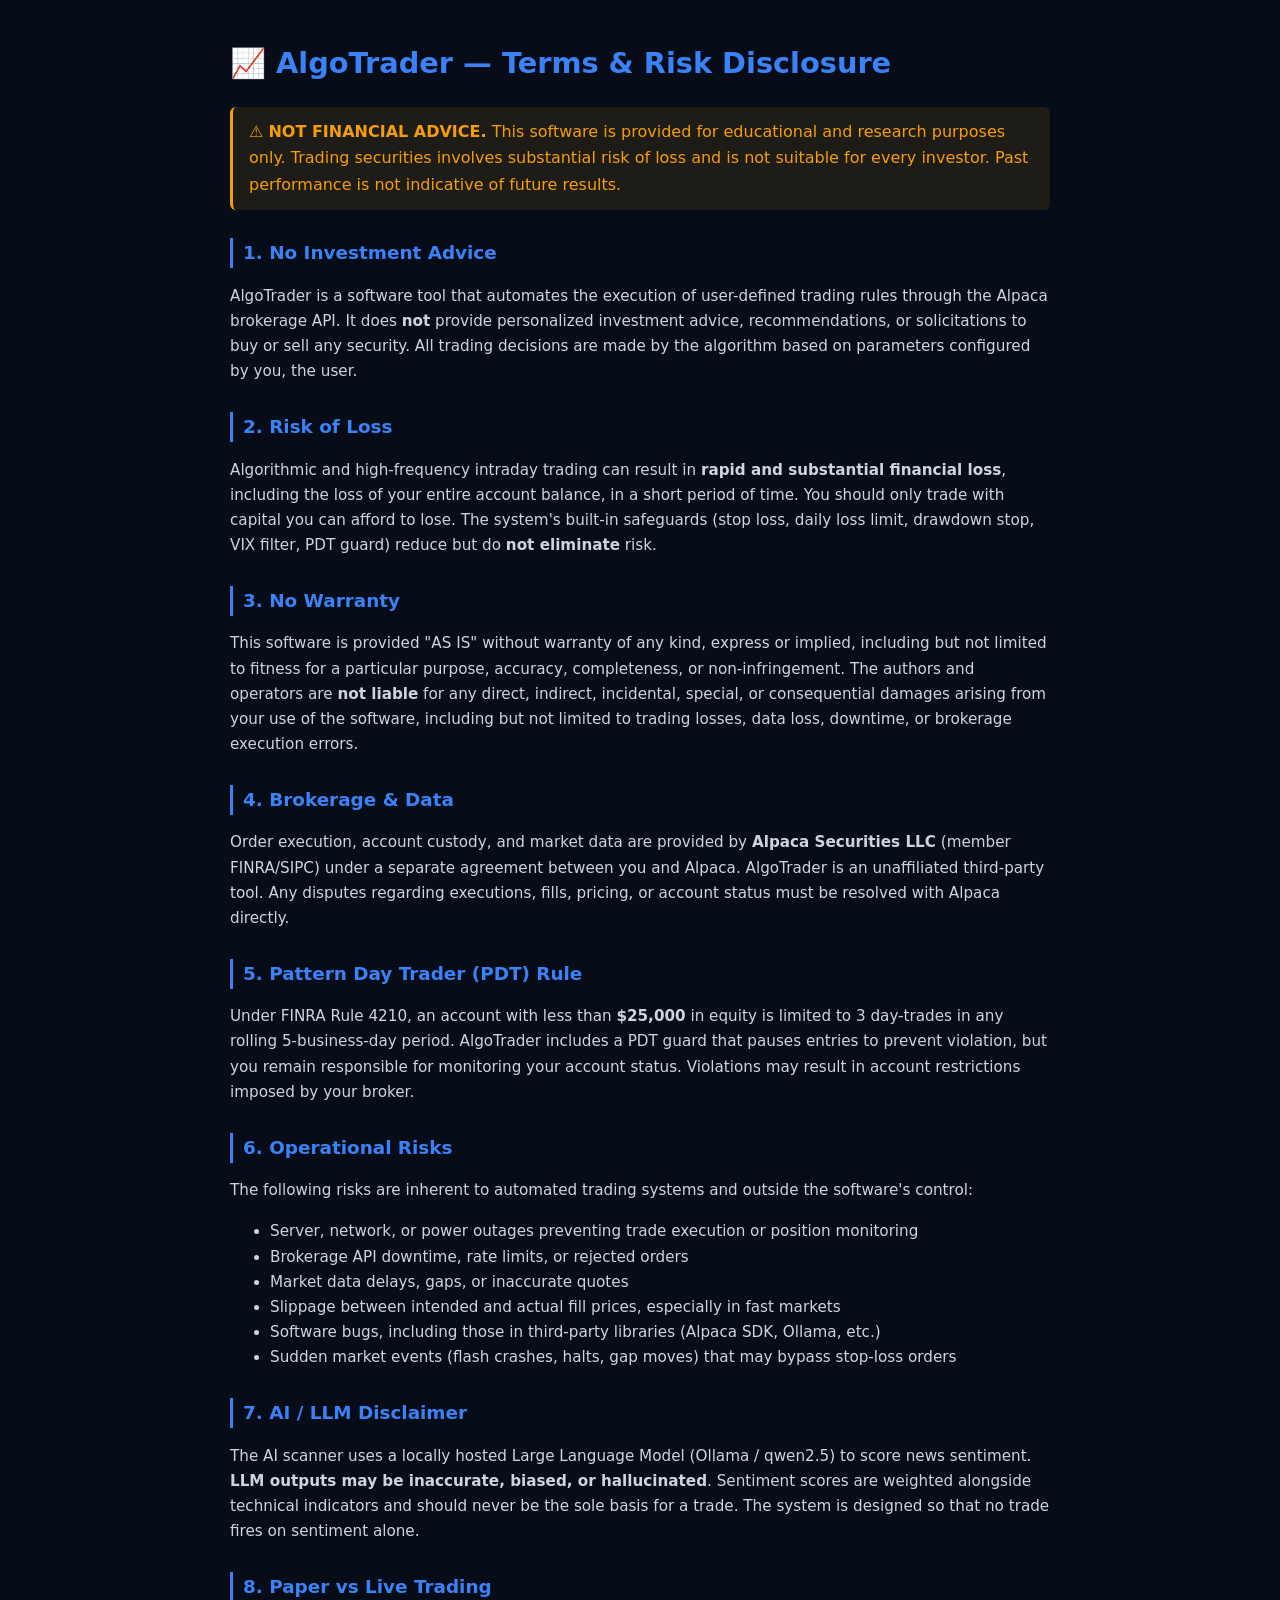
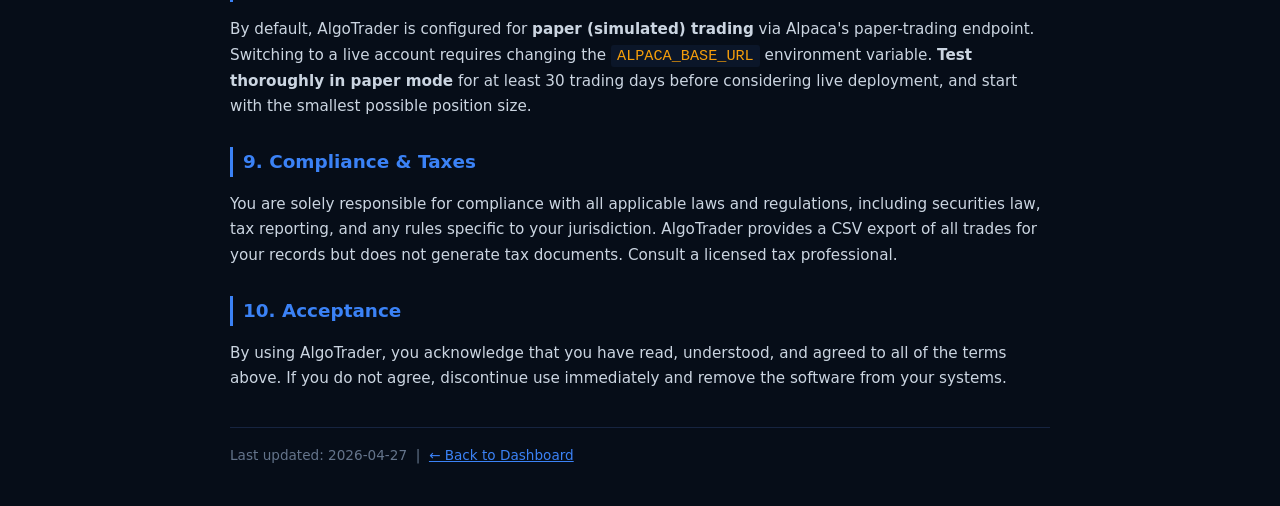
<file: templates/disclaimer.html>
<!DOCTYPE html>
<html lang="en">
<head>
  <meta charset="UTF-8">
  <title>AlgoTrader — Terms & Disclaimer</title>
  <meta name="viewport" content="width=device-width, initial-scale=1">
  <style>
    body { background: #060d18; color: #e2e8f0; font-family: 'Segoe UI', system-ui, sans-serif;
           max-width: 820px; margin: 40px auto; padding: 0 24px; line-height: 1.65; }
    h1   { color: #3b82f6; font-size: 1.8rem; }
    h2   { color: #3b82f6; font-size: 1.15rem; margin-top: 28px;
           border-left: 3px solid #3b82f6; padding-left: 10px; }
    p, li{ color: #cbd5e1; font-size: 0.95rem; }
    .warn{ background: rgba(245,158,11,.1); border-left: 3px solid #f59e0b;
           padding: 12px 16px; border-radius: 6px; margin: 16px 0; color: #f59e0b; }
    a    { color: #3b82f6; }
    code { background: #0b1629; padding: 2px 6px; border-radius: 3px; color: #f59e0b; }
  </style>
</head>
<body>

<h1>📈 AlgoTrader — Terms & Risk Disclosure</h1>

<div class="warn">
  ⚠️ <b>NOT FINANCIAL ADVICE.</b> This software is provided for educational and research
  purposes only. Trading securities involves substantial risk of loss and is not suitable
  for every investor. Past performance is not indicative of future results.
</div>

<h2>1. No Investment Advice</h2>
<p>
  AlgoTrader is a software tool that automates the execution of user-defined trading
  rules through the Alpaca brokerage API. It does <b>not</b> provide personalized
  investment advice, recommendations, or solicitations to buy or sell any security.
  All trading decisions are made by the algorithm based on parameters configured by you,
  the user.
</p>

<h2>2. Risk of Loss</h2>
<p>
  Algorithmic and high-frequency intraday trading can result in <b>rapid and substantial
  financial loss</b>, including the loss of your entire account balance, in a short period
  of time. You should only trade with capital you can afford to lose. The system's
  built-in safeguards (stop loss, daily loss limit, drawdown stop, VIX filter, PDT guard)
  reduce but do <b>not eliminate</b> risk.
</p>

<h2>3. No Warranty</h2>
<p>
  This software is provided "AS IS" without warranty of any kind, express or implied,
  including but not limited to fitness for a particular purpose, accuracy, completeness,
  or non-infringement. The authors and operators are <b>not liable</b> for any direct,
  indirect, incidental, special, or consequential damages arising from your use of
  the software, including but not limited to trading losses, data loss, downtime, or
  brokerage execution errors.
</p>

<h2>4. Brokerage & Data</h2>
<p>
  Order execution, account custody, and market data are provided by <b>Alpaca Securities LLC</b>
  (member FINRA/SIPC) under a separate agreement between you and Alpaca. AlgoTrader
  is an unaffiliated third-party tool. Any disputes regarding executions, fills,
  pricing, or account status must be resolved with Alpaca directly.
</p>

<h2>5. Pattern Day Trader (PDT) Rule</h2>
<p>
  Under FINRA Rule 4210, an account with less than <b>$25,000</b> in equity is limited to
  3 day-trades in any rolling 5-business-day period. AlgoTrader includes a PDT guard
  that pauses entries to prevent violation, but you remain responsible for monitoring
  your account status. Violations may result in account restrictions imposed by your broker.
</p>

<h2>6. Operational Risks</h2>
<p>The following risks are inherent to automated trading systems and outside the
   software's control:</p>
<ul>
  <li>Server, network, or power outages preventing trade execution or position monitoring</li>
  <li>Brokerage API downtime, rate limits, or rejected orders</li>
  <li>Market data delays, gaps, or inaccurate quotes</li>
  <li>Slippage between intended and actual fill prices, especially in fast markets</li>
  <li>Software bugs, including those in third-party libraries (Alpaca SDK, Ollama, etc.)</li>
  <li>Sudden market events (flash crashes, halts, gap moves) that may bypass stop-loss orders</li>
</ul>

<h2>7. AI / LLM Disclaimer</h2>
<p>
  The AI scanner uses a locally hosted Large Language Model (Ollama / qwen2.5) to score
  news sentiment. <b>LLM outputs may be inaccurate, biased, or hallucinated</b>. Sentiment
  scores are weighted alongside technical indicators and should never be the sole basis
  for a trade. The system is designed so that no trade fires on sentiment alone.
</p>

<h2>8. Paper vs Live Trading</h2>
<p>
  By default, AlgoTrader is configured for <b>paper (simulated) trading</b> via Alpaca's
  paper-trading endpoint. Switching to a live account requires changing the
  <code>ALPACA_BASE_URL</code> environment variable. <b>Test thoroughly in paper mode</b>
  for at least 30 trading days before considering live deployment, and start with the
  smallest possible position size.
</p>

<h2>9. Compliance & Taxes</h2>
<p>
  You are solely responsible for compliance with all applicable laws and regulations,
  including securities law, tax reporting, and any rules specific to your jurisdiction.
  AlgoTrader provides a CSV export of all trades for your records but does not generate
  tax documents. Consult a licensed tax professional.
</p>

<h2>10. Acceptance</h2>
<p>
  By using AlgoTrader, you acknowledge that you have read, understood, and agreed to
  all of the terms above. If you do not agree, discontinue use immediately and remove
  the software from your systems.
</p>

<p style="margin-top:36px; color:#64748b; font-size:0.85rem; border-top:1px solid #162440; padding-top:16px;">
  Last updated: 2026-04-27 &nbsp;|&nbsp;
  <a href="/">← Back to Dashboard</a>
</p>

</body>
</html>
</file>
